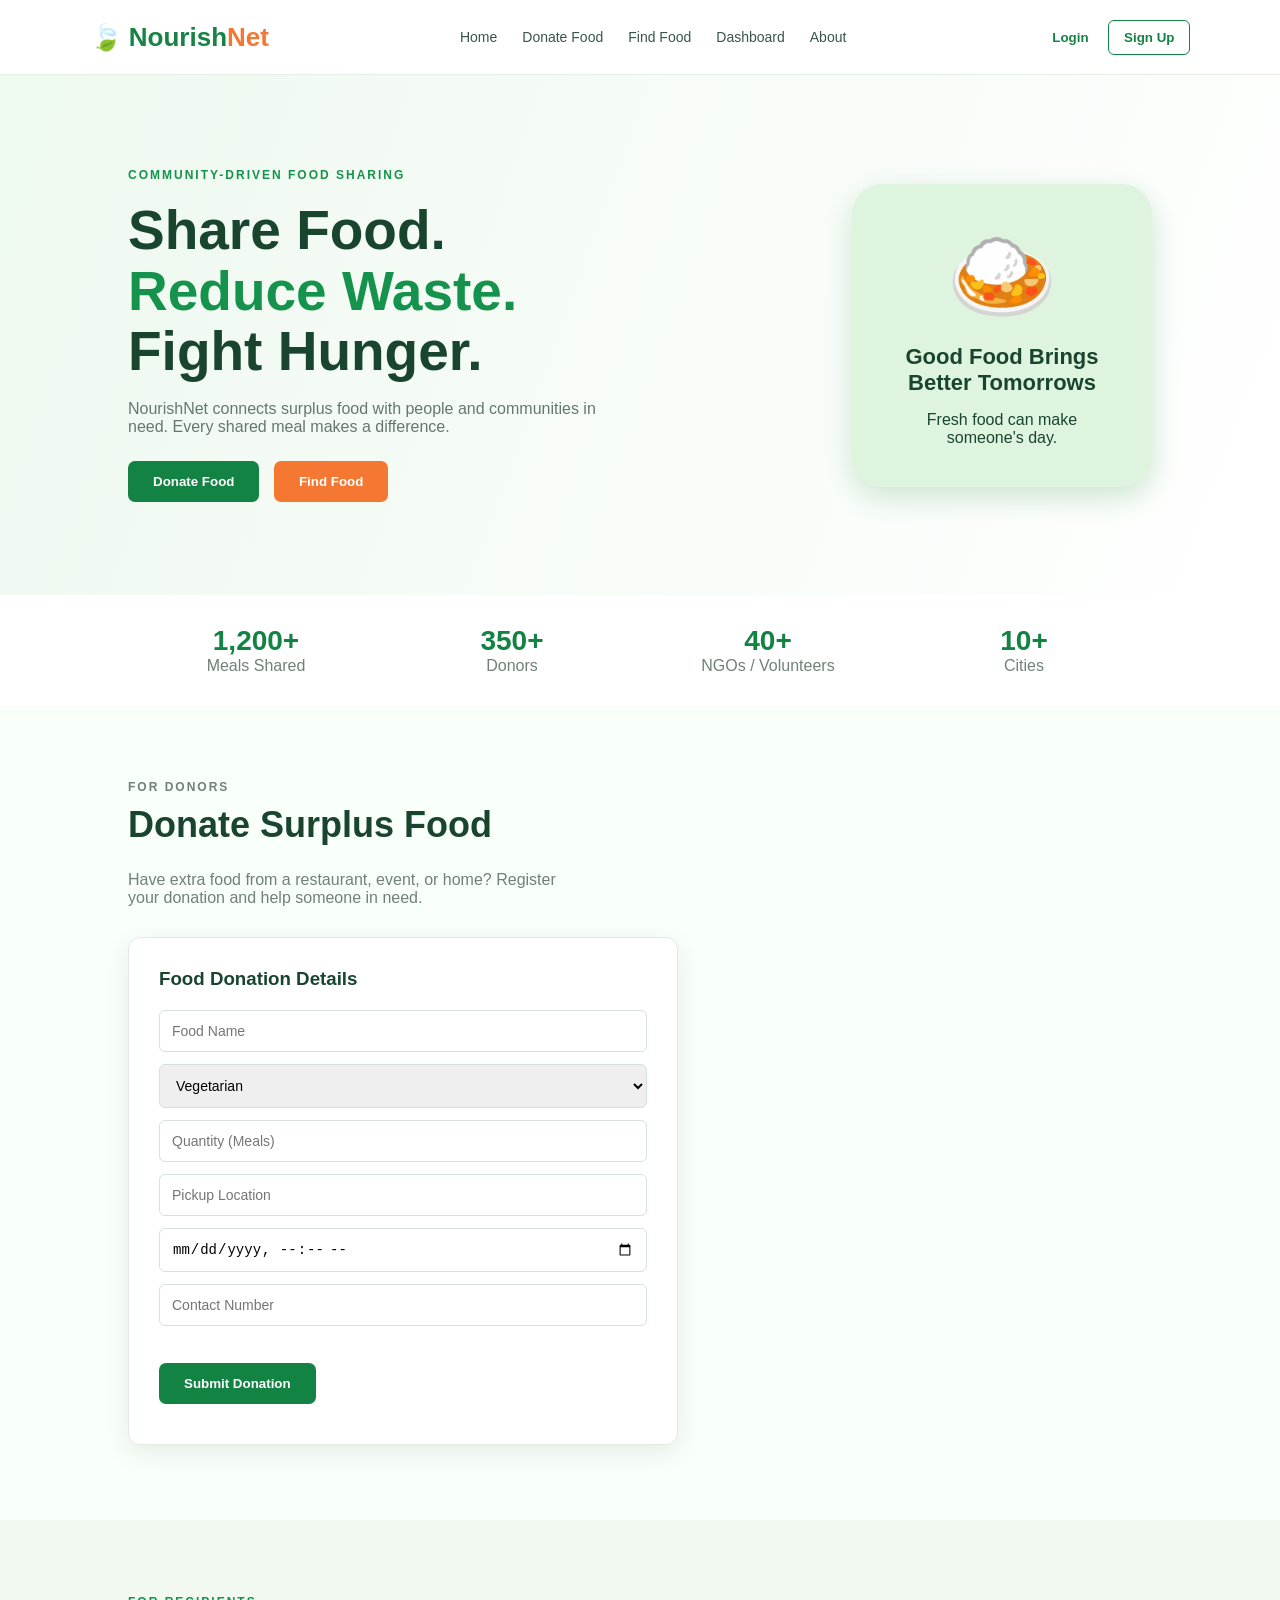
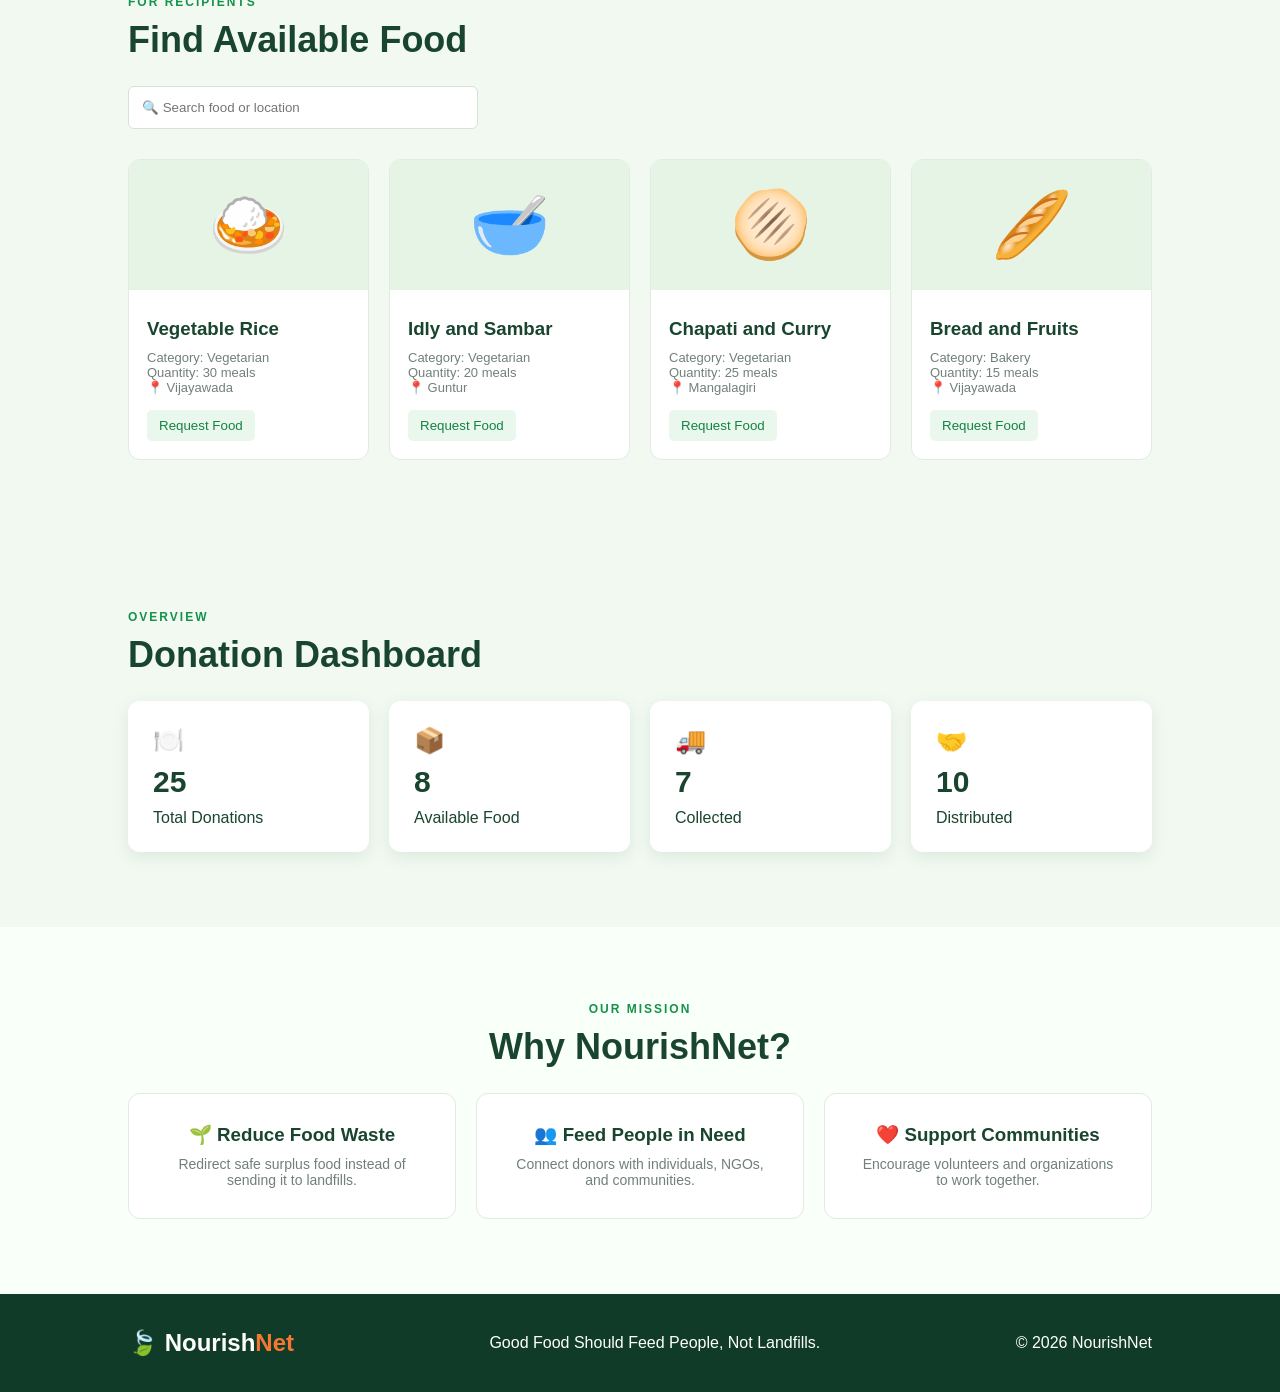
<file: index.html>
<!DOCTYPE html>
<html lang="en">
<head>
    <meta charset="UTF-8">
    <meta name="viewport" content="width=device-width, initial-scale=1.0">
    <title>NourishNet - Surplus Food Redistribution</title>
    <link rel="stylesheet" href="style.css">
</head>
<body>

    <!-- Navigation -->
    <header>
        <nav class="navbar">
            <h2 class="logo">🍃 Nourish<span>Net</span></h2>

            <ul>
                <li><a href="#home">Home</a></li>
                <li><a href="#donate">Donate Food</a></li>
                <li><a href="#find">Find Food</a></li>
                <li><a href="#dashboard">Dashboard</a></li>
                <li><a href="#about">About</a></li>
            </ul>

            <div>
                <button class="login-btn" onclick="openLogin()">Login</button>
                <button class="signup-btn" onclick="openSignup()">Sign Up</button>
            </div>
        </nav>
    </header>

    <!-- Hero Section -->
    <section id="home" class="hero">
        <div class="hero-content">
            <p class="tagline">COMMUNITY-DRIVEN FOOD SHARING</p>

            <h1>Share Food.<br>
                <span>Reduce Waste.</span><br>
                Fight Hunger.
            </h1>

            <p class="description">
                NourishNet connects surplus food with people and communities in need.
                Every shared meal makes a difference.
            </p>

            <button class="primary-btn" onclick="scrollToDonate()">Donate Food</button>
            <button class="secondary-btn" onclick="scrollToFind()">Find Food</button>
        </div>

        <div class="hero-image">
            <div class="food-circle">🍛</div>
            <h3>Good Food Brings<br>Better Tomorrows</h3>
            <p>Fresh food can make someone's day.</p>
        </div>
    </section>

    <!-- Statistics -->
    <section class="stats">
        <div>
            <h2 id="meals">1,200+</h2>
            <p>Meals Shared</p>
        </div>

        <div>
            <h2 id="donors">350+</h2>
            <p>Donors</p>
        </div>

        <div>
            <h2>40+</h2>
            <p>NGOs / Volunteers</p>
        </div>

        <div>
            <h2>10+</h2>
            <p>Cities</p>
        </div>
    </section>

    <!-- Donate Food -->
    <section id="donate" class="section">
        <div class="section-heading">
            <p class="tagline">FOR DONORS</p>
            <h2>Donate Surplus Food</h2>
            <p>
                Have extra food from a restaurant, event, or home?
                Register your donation and help someone in need.
            </p>
        </div>

        <form id="donationForm" class="form-box">
            <h3>Food Donation Details</h3>

            <input type="text" id="foodName" placeholder="Food Name" required>

            <select id="category">
                <option>Vegetarian</option>
                <option>Non-Vegetarian</option>
                <option>Vegan</option>
                <option>Bakery</option>
                <option>Fruits</option>
            </select>

            <input type="number" id="quantity" placeholder="Quantity (Meals)" required>

            <input type="text" id="location" placeholder="Pickup Location" required>

            <input type="datetime-local" id="date" required>

            <input type="tel" id="phone" placeholder="Contact Number" required>

            <button type="submit" class="primary-btn">Submit Donation</button>

            <p id="message"></p>
        </form>
    </section>

    <!-- Find Food -->
    <section id="find" class="section find-section">
        <p class="tagline">FOR RECIPIENTS</p>
        <h2>Find Available Food</h2>

        <input type="text" id="searchFood" class="search-box"
               placeholder="🔍 Search food or location">

        <div id="foodList" class="food-grid"></div>
    </section>

    <!-- Dashboard -->
    <section id="dashboard" class="section dashboard">
        <p class="tagline">OVERVIEW</p>
        <h2>Donation Dashboard</h2>

        <div class="dashboard-grid">
            <div class="dashboard-card">
                <h3>🍽️</h3>
                <h2 id="totalDonations">25</h2>
                <p>Total Donations</p>
            </div>

            <div class="dashboard-card">
                <h3>📦</h3>
                <h2 id="availableFood">8</h2>
                <p>Available Food</p>
            </div>

            <div class="dashboard-card">
                <h3>🚚</h3>
                <h2>7</h2>
                <p>Collected</p>
            </div>

            <div class="dashboard-card">
                <h3>🤝</h3>
                <h2>10</h2>
                <p>Distributed</p>
            </div>
        </div>
    </section>

    <!-- About -->
    <section id="about" class="section about">
        <p class="tagline">OUR MISSION</p>
        <h2>Why NourishNet?</h2>

        <div class="about-grid">
            <div>
                <h3>🌱 Reduce Food Waste</h3>
                <p>Redirect safe surplus food instead of sending it to landfills.</p>
            </div>

            <div>
                <h3>👥 Feed People in Need</h3>
                <p>Connect donors with individuals, NGOs, and communities.</p>
            </div>

            <div>
                <h3>❤️ Support Communities</h3>
                <p>Encourage volunteers and organizations to work together.</p>
            </div>
        </div>
    </section>

    <!-- Footer -->
    <footer>
        <h2>🍃 Nourish<span>Net</span></h2>
        <p>Good Food Should Feed People, Not Landfills.</p>
        <p>© 2026 NourishNet</p>
    </footer>

    <!-- Login Modal -->
    <div id="loginModal" class="modal">
        <div class="modal-content">
            <span onclick="closeLogin()" class="close">&times;</span>
            <h2>Login</h2>
            <input type="email" placeholder="Email">
            <input type="password" placeholder="Password">
            <button class="primary-btn" onclick="login()">Login</button>
        </div>
    </div>

    <!-- Signup Modal -->
    <div id="signupModal" class="modal">
        <div class="modal-content">
            <span onclick="closeSignup()" class="close">&times;</span>
            <h2>Create Account</h2>
            <input type="text" placeholder="Full Name">
            <input type="email" placeholder="Email">
            <input type="password" placeholder="Password">
            <button class="primary-btn" onclick="signup()">Sign Up</button>
        </div>
    </div>

    <script src="script.js"></script>
</body>
</html>
</file>
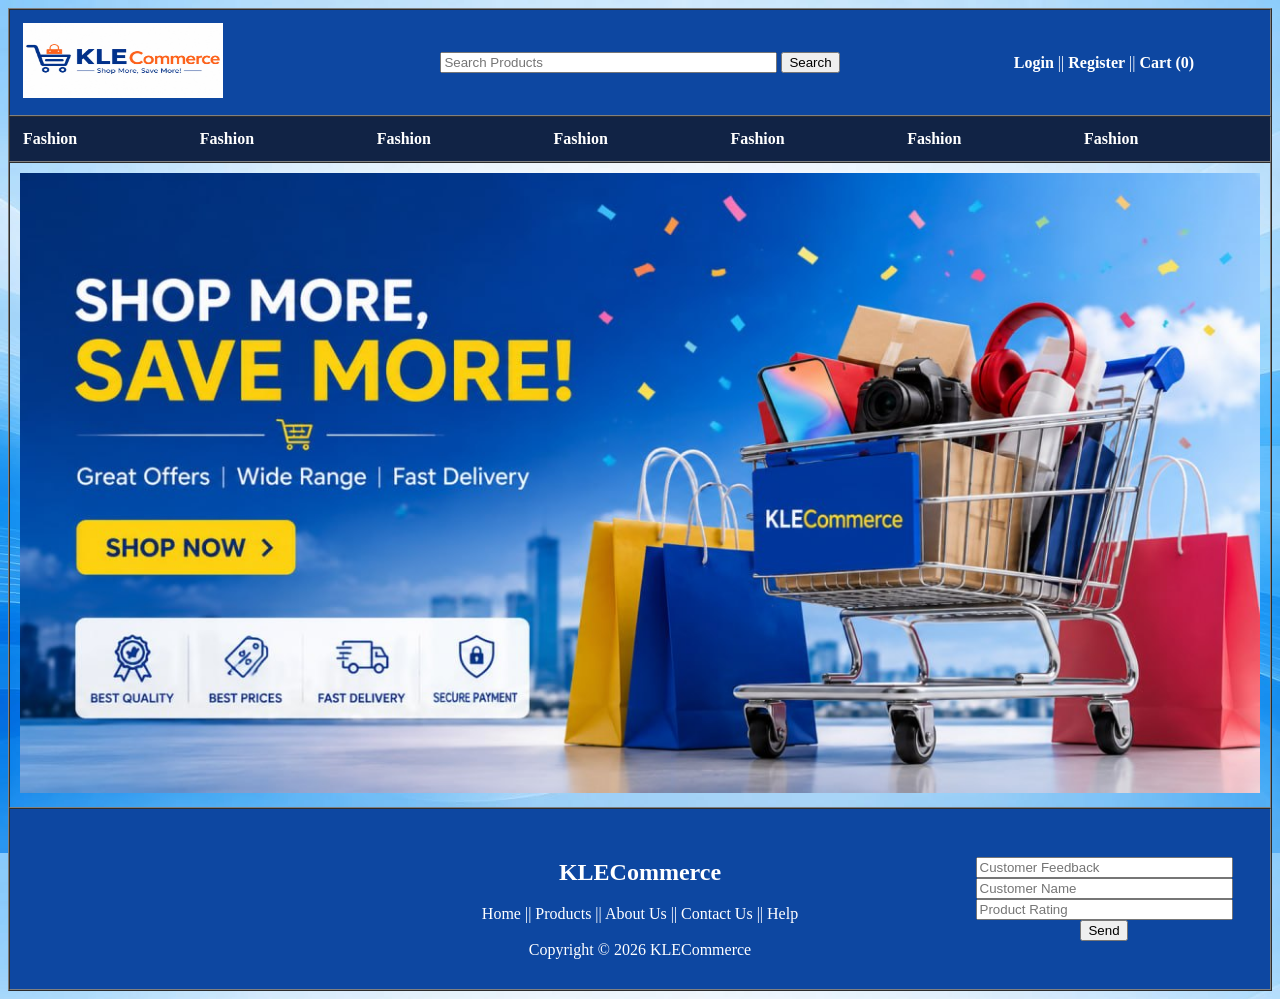
<file: ecomerrececold.html>
<!DOCTYPE html>
<html lang="en">
<head>
     <meta charset="UTF-8">
     <meta name="viewport" content="width=device-width, initial-scale=1.0">
     <title>ECommerce</title>
</head>
<body background="IMAGES FOLDER/background.jpg">
<table border="1" width="100%" cellpadding="10" cellspacing="0">
     <tr bgcolor="#0D47A1">
          <!--HEADER -->
     <td colspan="4">
     <table width="100%">
          <tr>
               <td width="25%">
                    <img src="IMAGES FOLDER/logo.jpg" width="200" height="75">
               </td>
               <td width="50%" align="center">
                    <input type="text" size="40" placeholder="Search Products">
                    <input type="submit" value="Search">
                </td>
               <td width="25%" align="center">
                    <font color="white">
                            <b>Login</b> ||
                            <b>Register</b> ||
                            <b>Cart (0)</b>
                    </font>
               </td>

          </tr>



     </table>

     </tr>
        <tr bgcolor="#112345" align="centre">
          <!--CATEGORIES -->
          <td colspan="4">
            <table width="100%" border="0">
            <tr align="centre">
                <td><font color="white"><b>Fashion</b></font></td>
                <td><font color="white"><b>Fashion</b></font></td>
                <td><font color="white"><b>Fashion</b></font></td>
                <td><font color="white"><b>Fashion</b></font></td>
                <td><font color="white"><b>Fashion</b></font></td>
                <td><font color="white"><b>Fashion</b></font></td>
                <td><font color="white"><b>Fashion</b></font></td>

            </tr>
            </table>
          </td>






         </tr>
            <tr>
                <tr brcolor="#0dF8DC" align="centre">
                <!--BANNER -->
                <td colspan="4">
                    <img src="IMAGES FOLDER/photo_6305136841392328881_y.jpg"
                    width="100%"
                    height="270%"




                </td>










                </tr>
              

            </tr>
     <tr>
          <!--MOVING OFFERS -->

     </tr>



     <tr>
          <!--FOOTER -->
<tr bgcolor="#0D47A1">
          <!--HEADER -->
     <td colspan="4">
     <table width="100%">
          <tr>
               <td width="25%">
                    <iframe src="https://www.google.com/maps/embed?pb=!1m18!1m12!1m3!1d3826.6631459528603!2d80.62001431044068!3d16.441925684227346!2m3!1f0!2f0!3f0!3m2!1i1024!2i768!4f13.1!3m3!1m2!1s0x3a35f0a2a7d81943%3A0x8ba5d78f65df94b8!2sKL%20University!5e0!3m2!1sen!2sin!4v1785913650294!5m2!1sen!2sin" width="300" height="150" style="border:0;" allowfullscreen="" loading="lazy" referrerpolicy="strict-origin-when-cross-origin"></iframe>
               </td>
               <td width="50%" align="center">
                    <font color="white">
                            <h2>KLECommerce</h2>
                            
                            Home ||
                         Products ||
                         About Us ||
                         Contact Us ||
                              Help

                <br><br>

                Copyright © 2026 KLECommerce

                            
                    </font>
                    
                </td>
               <td width="25%" align="center">
                   <input type="text" size="30" placeholder="Customer Feedback">
                   <input type="text" size="30" placeholder="Customer Name">
                   <input type="text" size="30" placeholder="Product Rating">
                   <br> 
                   <input type="submit" value="Send">
               </td>

          </tr>

          

     </table>





     </tr>



     </tr>



</table>

     
</body>
</html>
</file>
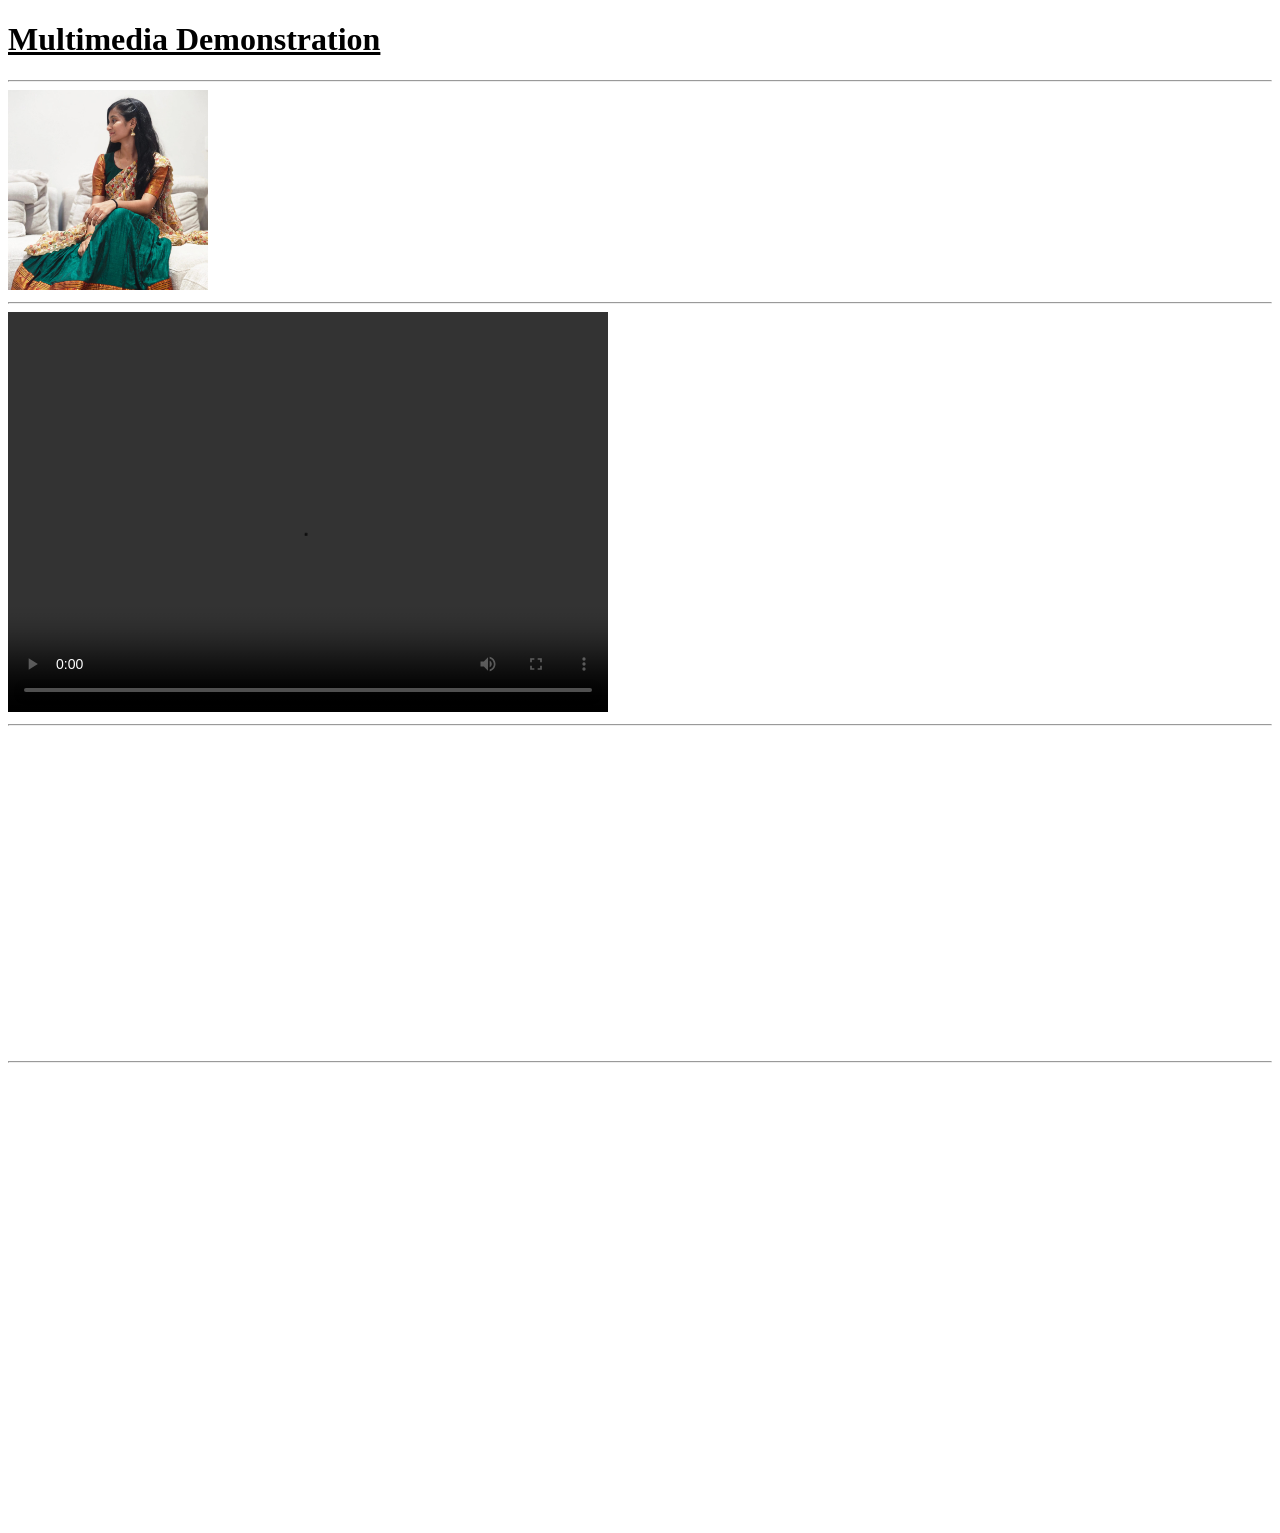
<file: multimedia.html>
<!DOCTYPE html>
<html lang="en">
<head>
    <meta charset="UTF-8">
    <meta name="viewport" content="width=device-width, initial-scale=1.0">
    <title> Multimediademo</title>
</head>
<body>
    <h1> <u> <centre> Multimedia Demonstration</centre></u></h1>
    <hr>
    <img src="IMAGES FOLDER/PP1.jpg" alt="missing photo" width="200" height="200">
    <hr>
    <video width="600" height="400" controls>
    <source src="VIDEOS/nature video.mp4" type="video/mp4">
    </video>
    <hr>
    <iframe width="560" height="315" src="https://www.youtube.com/embed/4_Mk21hBObk?si=qyaEFEYxOX57TmDG" title="YouTube video player" frameborder="0" allow="accelerometer; autoplay; clipboard-write; encrypted-media; gyroscope; picture-in-picture; web-share" referrerpolicy="strict-origin-when-cross-origin" allowfullscreen></iframe>
    <hr>
    <iframe src="https://www.google.com/maps/embed?pb=!1m18!1m12!1m3!1d3826.6631459515697!2d80.62001967399807!3d16.441925684292855!2m3!1f0!2f0!3f0!3m2!1i1024!2i768!4f13.1!3m3!1m2!1s0x3a35f0a2a7d81943%3A0x8ba5d78f65df94b8!2sKL%20University!5e0!3m2!1sen!2sin!4v1785559652806!5m2!1sen!2sin" width="600" height="450" style="border:0;" allowfullscreen="" loading="lazy" referrerpolicy="strict-origin-when-cross-origin"></iframe>
    
</body>
</html>
</file>
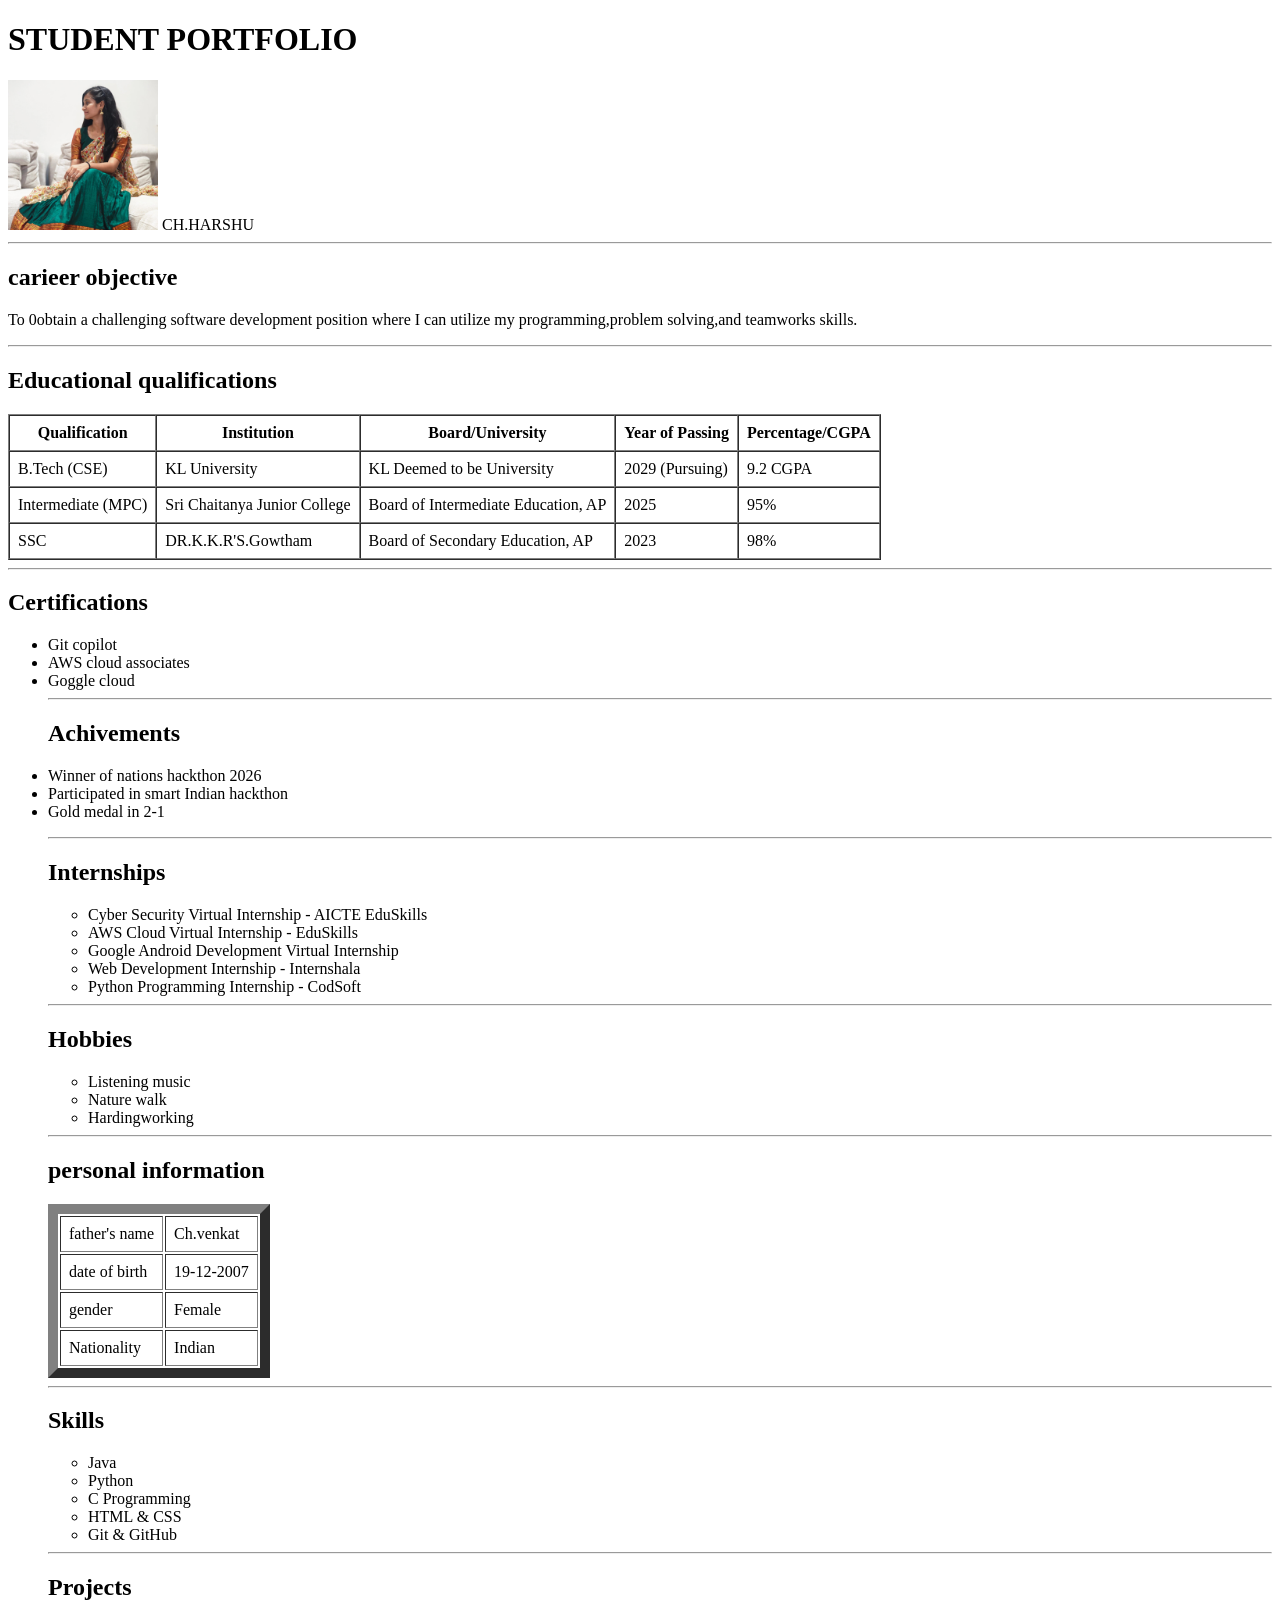
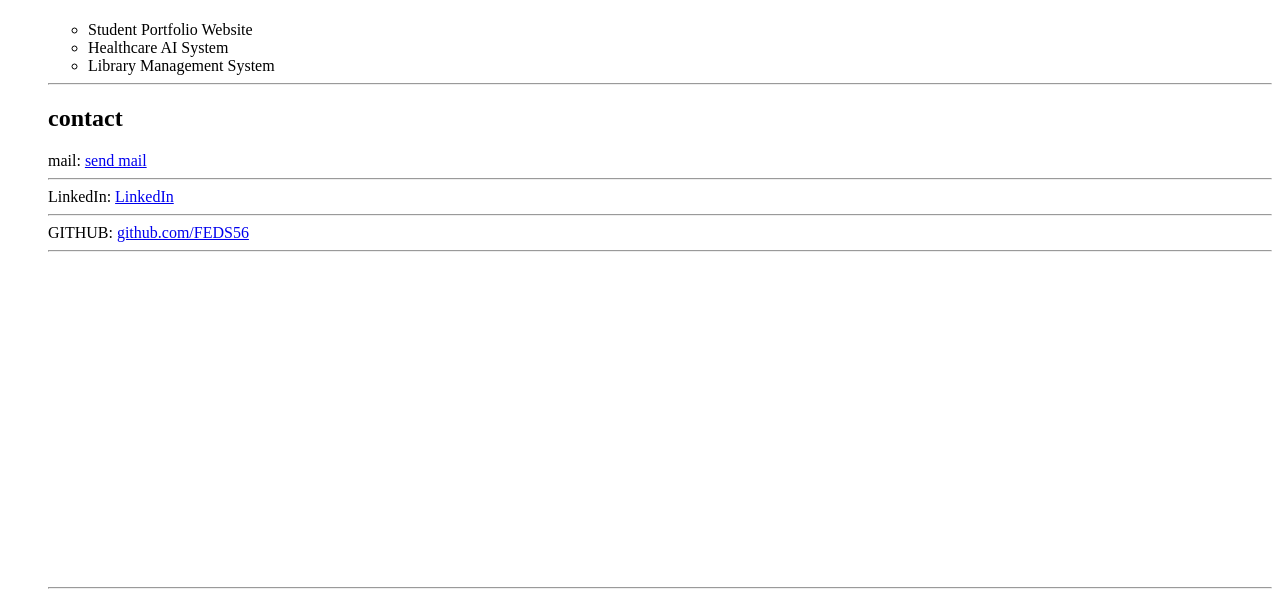
<file: Student profolio v1.html>
<!DOCTYPE html>
<html>
     <head>
      <title> student portfolio</title>
     </head>

      <body>
        <h1> STUDENT PORTFOLIO </h1>
       <img src="IMAGES FOLDER/PP1.jpg" alt="photo" width="150" height="150"
       
        <hr2> CH.HARSHU</hr2>
        <hr>
         <h2> carieer objective </h2>
         <p> 
            To 0obtain  a challenging software development position where I can utilize my programming,problem solving,and teamworks skills.
         </p>
         <hr>
          <h2> Educational qualifications </h2>
          <table border="1" cellpadding="8" cellspacing="0">
    <tr>
        <th>Qualification</th>
        <th>Institution</th>
        <th>Board/University</th>
        <th>Year of Passing</th>
        <th>Percentage/CGPA</th>
    </tr>

    <tr>
        <td>B.Tech (CSE)</td>
        <td>KL University</td>
        <td>KL Deemed to be University</td>
        <td>2029 (Pursuing)</td>
        <td>9.2 CGPA</td>
    </tr>

    <tr>
        <td>Intermediate (MPC)</td>
        <td>Sri Chaitanya Junior College</td>
        <td>Board of Intermediate Education, AP</td>
        <td>2025</td>
        <td>95%</td>
    </tr>

    <tr>
        <td>SSC</td>
        <td> DR.K.K.R'S.Gowtham</td>
        <td>Board of Secondary Education, AP</td>
        <td>2023</td>
        <td>98%</td>
    </tr>
</table>
<hr>
           <h2> Certifications </h2>
          <ul>
            <li> Git copilot</li>
            <li> AWS cloud associates</li>
            <li> Goggle cloud</li>
            <hr>
           <h2> Achivements</h2>
         <p>
            <li> Winner of nations hackthon 2026</li>
            <li> Participated in smart Indian hackthon</li>
            <li> Gold medal in 2-1</li>
         </p>
           <hr>
           

<h2>Internships</h2>
<ul>
    <li>Cyber Security Virtual Internship - AICTE EduSkills</li>
    <li>AWS Cloud Virtual Internship - EduSkills</li>
    <li>Google Android Development Virtual Internship</li>
    <li>Web Development Internship - Internshala</li>
    <li>Python Programming Internship - CodSoft</li>
</ul>
<hr>
           <h2> Hobbies </h2>
          <ul>
            <li> Listening music</li>
            <li> Nature walk</li>
            <li> Hardingworking</li>
          </ul>
           <hr>
           <h2> personal information</h2>
         <table border="10" cellpadding="8">
            <tr>
         <td> father's name</td>
         <td>Ch.venkat</td>
            </tr>
            <tr> 
               <td>date of birth</td>
               <td>19-12-2007</td>
            </tr>
            <tr>
               <td> gender</td>
               <td> Female</td>
            </tr>
           <tr>
            <td> Nationality</td>
            <td>Indian</td>
           </tr>
          </table>

            <hr>
       <h2>Skills</h2>
       <ul>
       <li>Java</li>
       <li>Python</li>
       <li>C Programming</li>
       <li>HTML & CSS</li>
       <li>Git & GitHub</li>
       </ul>
           <hr>
       <h2>Projects</h2>
   <ul>
    <li>Student Portfolio Website</li>
    <li>Healthcare AI System</li>
    <li>Library Management System</li>
   </ul>
           <hr>

           <h2> contact </h2>
           mail:
           <a href="mailto:2500031422@kkluniversity.in" target="_blank">
            send mail
           </a>
           <hr>
           LinkedIn:
           <a href="https://LinkedIn.com" target="_blank">
            LinkedIn
           </a>
           <hr>
           GITHUB: 
           <a href="https://github.com" target="_blank">
            github.com/FEDS56
           </a>
           <hr>
           <iframe width="560" height="315" src="https://www.youtube.com/embed/WLuDTQgKec4?si=QPnIxNen4w-uSVP5" title="YouTube video player" frameborder="0" allow="accelerometer; autoplay; clipboard-write; encrypted-media; gyroscope; picture-in-picture; web-share" referrerpolicy="strict-origin-when-cross-origin" allowfullscreen></iframe>
           <hr>
        
      </body>
</html>
</file>
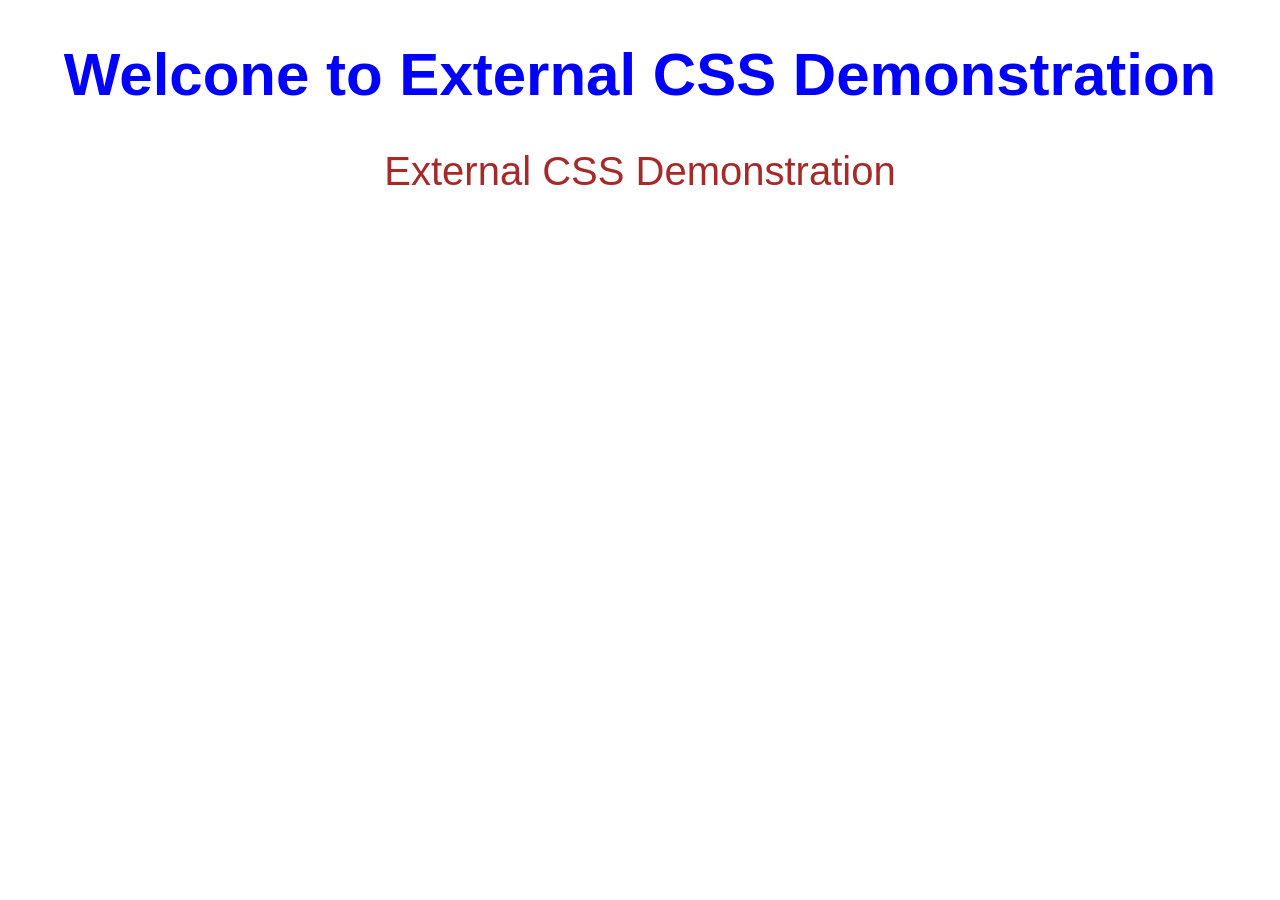
<file: css/externalcss.html>
<!DOCTYPE html>
<html lang="en">
<head>
    <meta charset="UTF-8">
    <meta name="viewport" content="width=device-width, initial-scale=1.0">
    <title>External CSS</title>

    <link rel="stylesheet" href="style.css">
</head>
<body>
    <h1> Welcone to External CSS Demonstration</h1>
    <p>External CSS Demonstration</p>
</body>
</html>
</file>
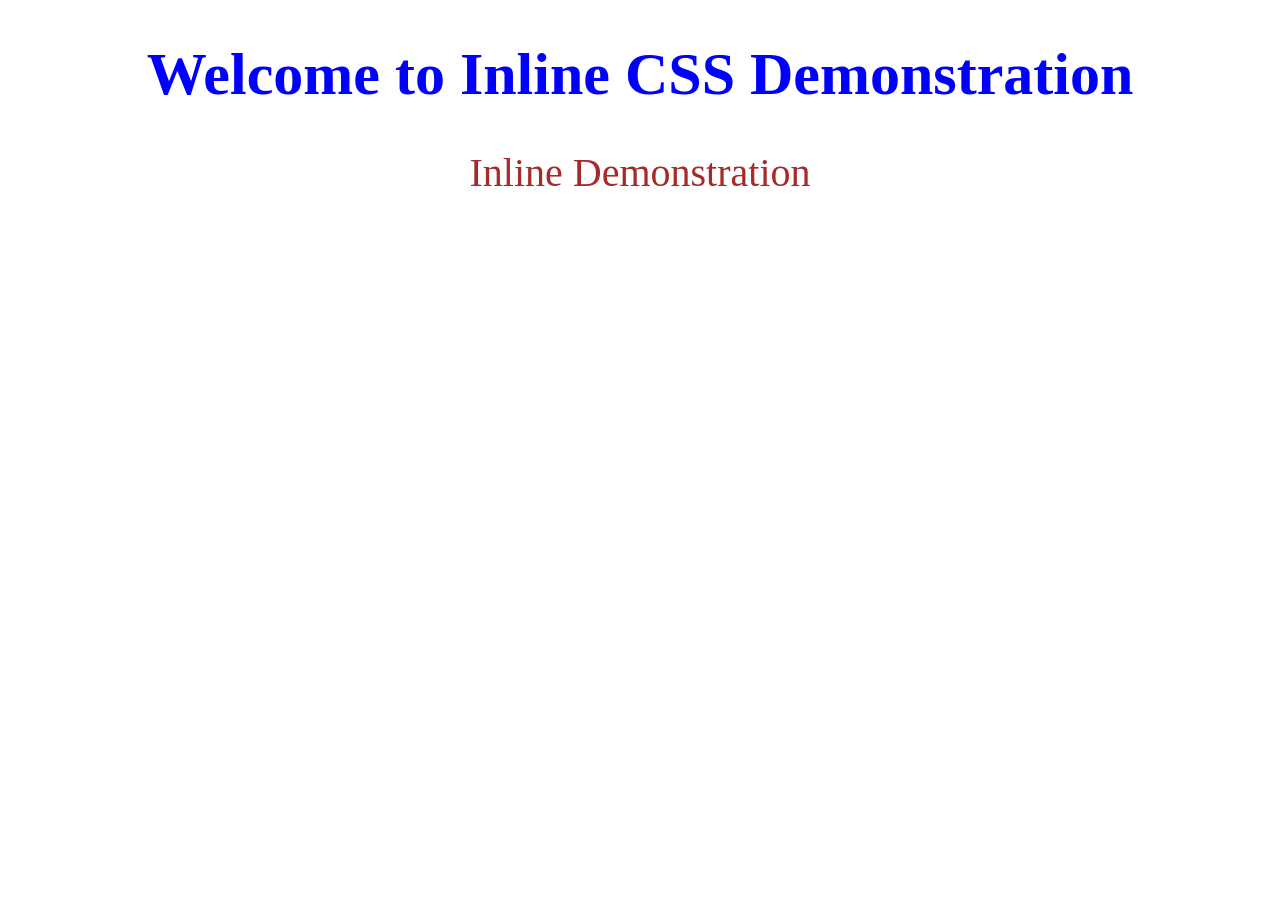
<file: css/inline.html>
<!DOCTYPE html>
<html lang="en">
<head>
    <meta charset="UTF-8">
    <meta name="viewport" content="width=device-width, initial-scale=1.0">
    <title>Inline CSS Demostration</title>
</head>
<body>
<h1  style="color: blue;font-size: 60px; text-align: center;">
   Welcome to Inline CSS Demonstration
</h1>
     <p style="color: brown; font-size: 40px; text-align: center;">
        Inline Demonstration
     </p>
    

</body>
</html>
</file>
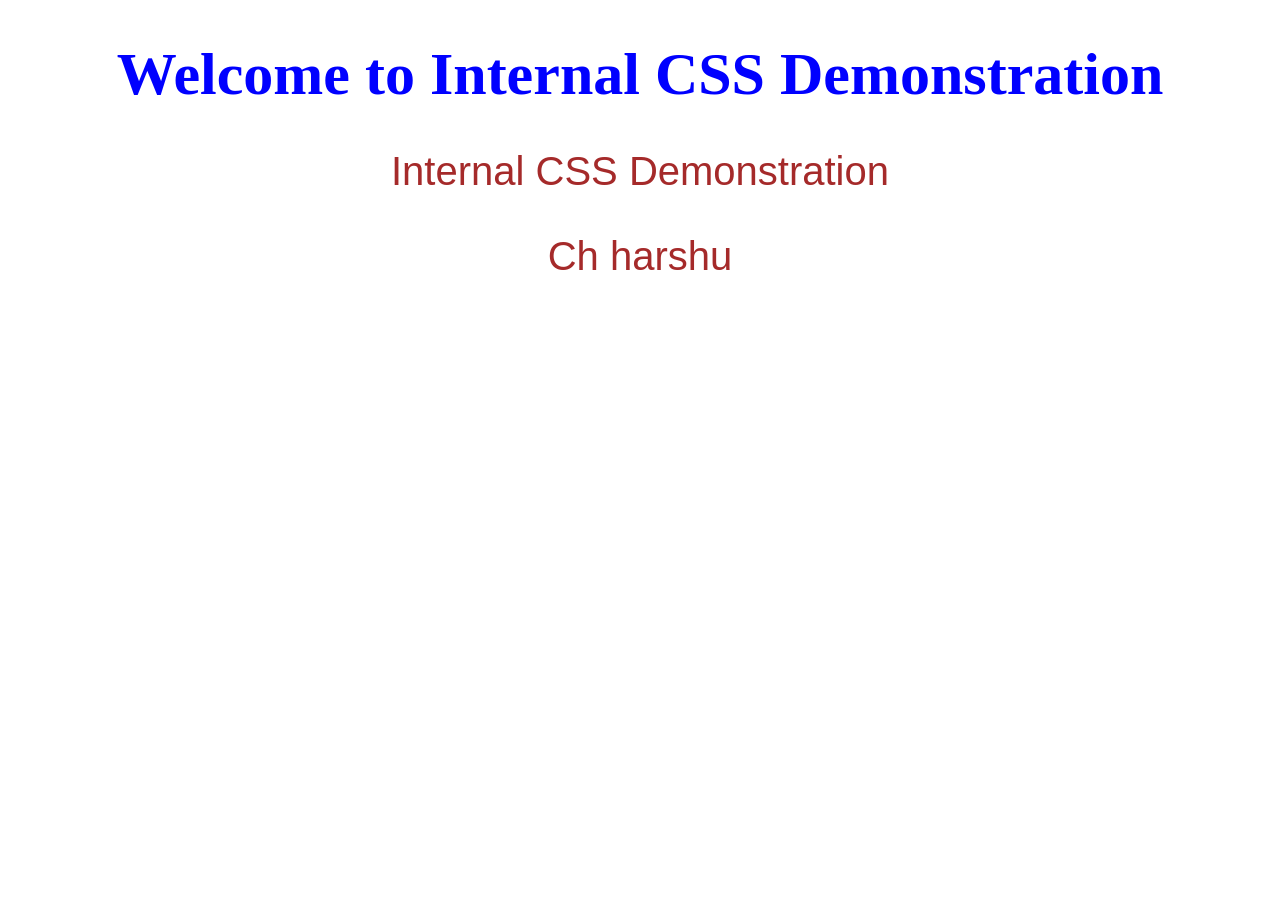
<file: css/internalcss.html>
<!DOCTYPE html>
<html lang="en">
<head>
    <meta charset="UTF-8">
    <meta name="viewport" content="width=device-width, initial-scale=1.0">
    <title>Internal CSS Demo</title>
    <style>
     h1 {
        color: blue;
        text-align: center;
        font-size: 60px;
     }
     p{
        color: brown;
        text-align: center;
        font-size: 40px;
        font-family: Arial, Helvetica, sans-serif;
     }

    </style>
</head>
<body>
       <h1>Welcome to Internal CSS Demonstration </h1>
      <p>Internal CSS Demonstration</p>
      <P>Ch harshu</P>
</body>
</html>
</file>
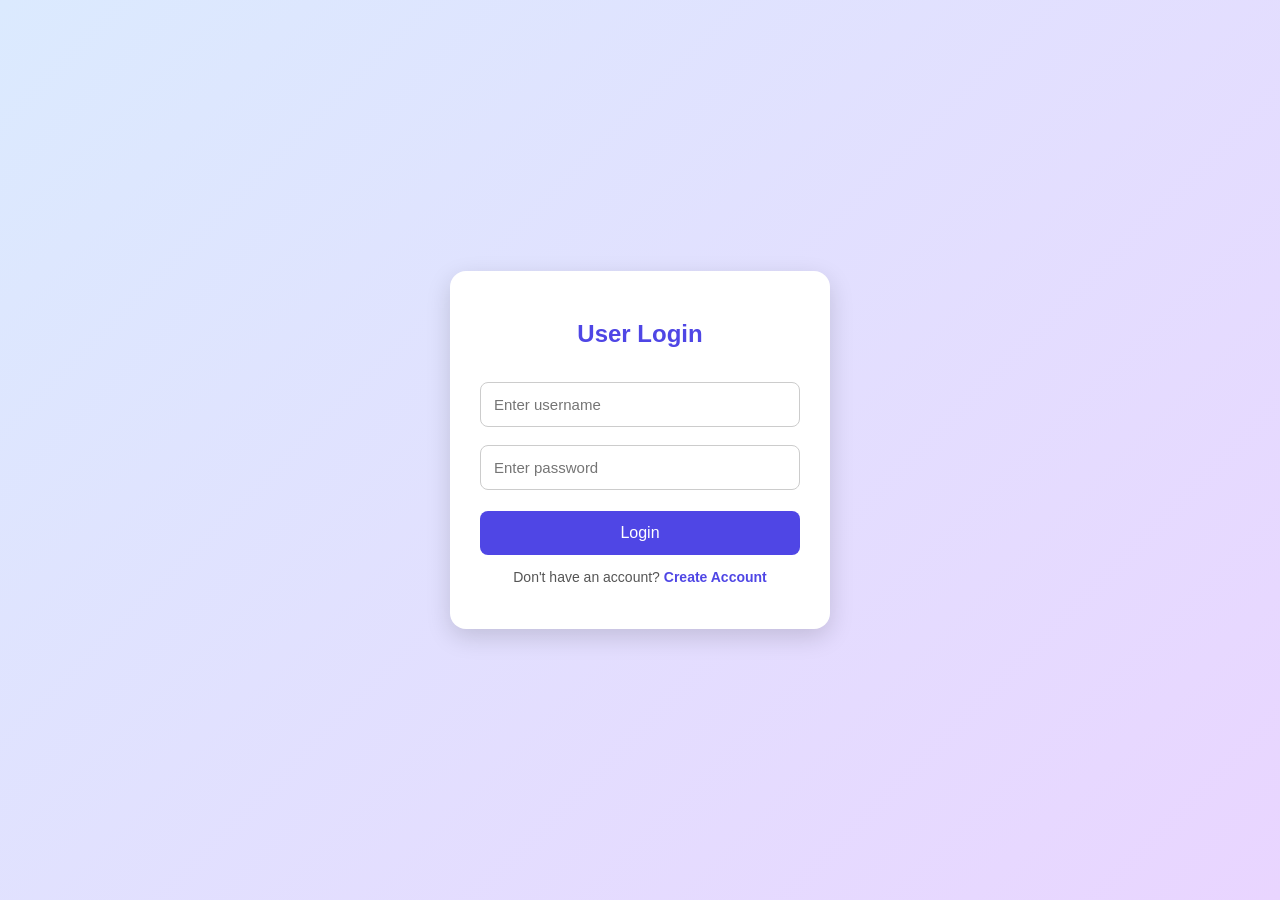
<file: lab exam login session management/dashboard.html>
<!DOCTYPE html>
<html lang="en">
<head>
    <meta charset="UTF-8">
    <meta name="viewport" content="width=device-width, initial-scale=1.0">
    <title>User Dashboard</title>
    <link rel="stylesheet" href="style.css">
</head>
<body>

    <div class="container">
        <h2>My Dashboard</h2>

        <div class="profile">
            <div class="avatar">👤</div>
            <h3 id="welcome"></h3>
            <p id="email"></p>
            <p>You have successfully logged in!</p>
        </div>

        <button id="logoutButton">Logout</button>
    </div>

    <script>
        const loggedUser = sessionStorage.getItem("loggedUser");

        if (!loggedUser) {
            window.location.replace("login.html");
        } else {
            try {
                const user = JSON.parse(loggedUser);

                if (!user.username || !user.email) {
                    throw new Error("Invalid session");
                }

                document.getElementById("welcome").textContent =
                    "Welcome, " + user.username + "!";

                document.getElementById("email").textContent =
                    user.email;
            } catch (error) {
                sessionStorage.removeItem("loggedUser");
                window.location.replace("login.html");
            }
        }

        document.getElementById("logoutButton").onclick = function() {
            sessionStorage.removeItem("loggedUser");
            window.location.replace("login.html");
        };
    </script>

</body>
</html>
</file>
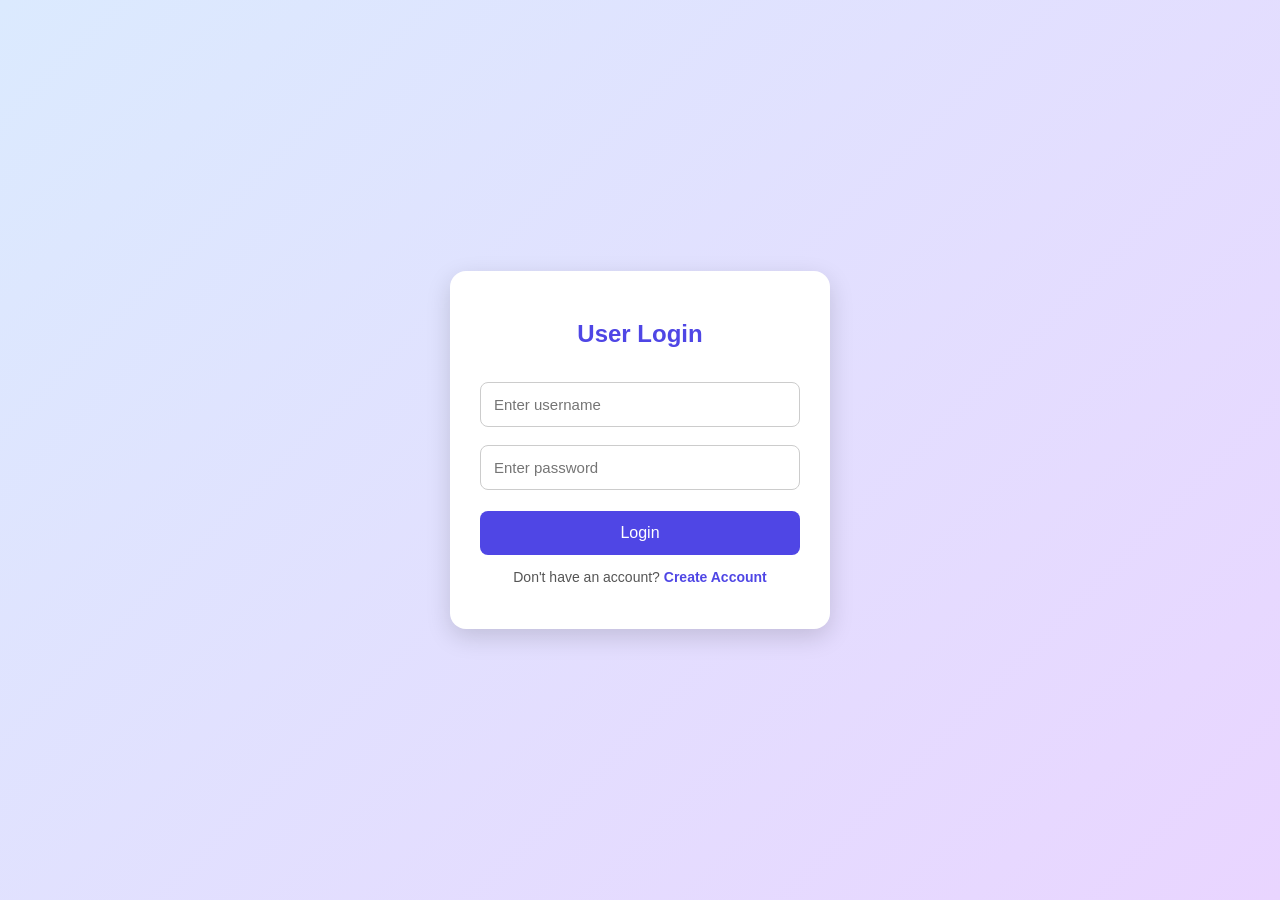
<file: lab exam login session management/login.html>
<!DOCTYPE html>
<html lang="en">
<head>
    <meta charset="UTF-8">
    <meta name="viewport" content="width=device-width, initial-scale=1.0">
    <title>User Login</title>
    <link rel="stylesheet" href="style.css">
</head>
<body>

    <div class="container" id="loginBox">
        <h2>User Login</h2>

        <form id="loginForm">
            <input type="text" id="loginUsername"
                   placeholder="Enter username" required>

            <input type="password" id="loginPassword"
                   placeholder="Enter password" required>

            <button type="submit">Login</button>
        </form>

        <p id="loginMessage"></p>

        <p>Don't have an account?
            <a href="#" id="showSignup">Create Account</a>
        </p>
    </div>

    <div class="container hidden" id="signupBox">
        <h2>Create Account</h2>

        <form id="signupForm">
            <input type="text" id="signupUsername"
                   placeholder="Enter username" required>

            <input type="email" id="signupEmail"
                   placeholder="Enter email" required>

            <input type="password" id="signupPassword"
                   placeholder="Create password"
                   minlength="4" required>

            <button type="submit">Create Account</button>
        </form>

        <p id="signupMessage"></p>

        <p>Already have an account?
            <a href="#" id="showLogin">Login</a>
        </p>
    </div>

    <script>
        // Redirect if already logged in
        if (sessionStorage.getItem("loggedUser")) {
            window.location.replace("dashboard.html");
        }

        const loginBox = document.getElementById("loginBox");
        const signupBox = document.getElementById("signupBox");

        document.getElementById("showSignup").onclick = function(e) {
            e.preventDefault();
            loginBox.classList.add("hidden");
            signupBox.classList.remove("hidden");
        };

        document.getElementById("showLogin").onclick = function(e) {
            e.preventDefault();
            signupBox.classList.add("hidden");
            loginBox.classList.remove("hidden");
        };

        // Create account
        document.getElementById("signupForm")
        .addEventListener("submit", function(e) {
            e.preventDefault();

            const username = document.getElementById("signupUsername")
                .value.trim();
            const email = document.getElementById("signupEmail")
                .value.trim();
            const password = document.getElementById("signupPassword")
                .value;

            const users = JSON.parse(
                localStorage.getItem("users") || "[]"
            );

            const exists = users.some(user =>
                user.username.toLowerCase() === username.toLowerCase() ||
                user.email.toLowerCase() === email.toLowerCase()
            );

            const message = document.getElementById("signupMessage");

            if (exists) {
                message.style.color = "red";
                message.textContent =
                    "Username or email already exists!";
                return;
            }

            users.push({
                username: username,
                email: email,
                password: password
            });

            localStorage.setItem("users", JSON.stringify(users));

            message.style.color = "green";
            message.textContent =
                "Account created successfully! Please login.";

            document.getElementById("signupForm").reset();

            setTimeout(function() {
                message.textContent = "";
                signupBox.classList.add("hidden");
                loginBox.classList.remove("hidden");
            }, 1200);
        });

        // Login
        document.getElementById("loginForm")
        .addEventListener("submit", function(e) {
            e.preventDefault();

            const username = document.getElementById("loginUsername")
                .value.trim();
            const password = document.getElementById("loginPassword")
                .value;

            const users = JSON.parse(
                localStorage.getItem("users") || "[]"
            );

            const user = users.find(user =>
                user.username.toLowerCase() === username.toLowerCase() &&
                user.password === password
            );

            const message = document.getElementById("loginMessage");

            if (user) {
                sessionStorage.setItem("loggedUser", JSON.stringify({
                    username: user.username,
                    email: user.email
                }));

                window.location.href = "dashboard.html";
            } else {
                message.textContent =
                    "Invalid username or password!";
            }
        });
    </script>

</body>
</html>
</file>
<file: style.css>
* {
    margin: 0;
    padding: 0;
    box-sizing: border-box;
}

html {
    scroll-behavior: smooth;
}

body {
    font-family: Arial, sans-serif;
    color: #19452f;
    background: #f9fff9;
}

/* Navbar */
.navbar {
    height: 75px;
    display: flex;
    align-items: center;
    justify-content: space-between;
    padding: 0 7%;
    background: white;
    border-bottom: 1px solid #e5eee7;
    position: sticky;
    top: 0;
    z-index: 100;
}

.logo {
    color: #168344;
    font-size: 26px;
}

.logo span {
    color: #f47732;
}

.navbar ul {
    display: flex;
    gap: 25px;
    list-style: none;
}

.navbar ul li a {
    text-decoration: none;
    color: #38564a;
    font-size: 14px;
}

.login-btn,
.signup-btn {
    padding: 9px 15px;
    border-radius: 6px;
    cursor: pointer;
    font-weight: bold;
}

.login-btn {
    border: none;
    background: transparent;
    color: #138344;
}

.signup-btn {
    border: 1px solid #138344;
    background: white;
    color: #138344;
}

/* Hero */
.hero {
    min-height: 520px;
    padding: 80px 10%;
    display: flex;
    justify-content: space-between;
    align-items: center;
    background: linear-gradient(110deg, #eef9ef, #ffffff);
}

.hero-content {
    max-width: 600px;
}

.tagline {
    color: #15924c;
    font-size: 12px;
    letter-spacing: 2px;
    font-weight: bold;
}

.hero h1 {
    font-size: 55px;
    line-height: 1.1;
    margin: 18px 0;
}

.hero h1 span {
    color: #15924c;
}

.description {
    color: #65786d;
    font-size: 16px;
    max-width: 500px;
}

.primary-btn,
.secondary-btn {
    border: none;
    padding: 13px 25px;
    border-radius: 7px;
    font-weight: bold;
    cursor: pointer;
    margin-top: 25px;
}

.primary-btn {
    background: #138344;
    color: white;
}

.secondary-btn {
    background: #f47732;
    color: white;
    margin-left: 10px;
}

.hero-image {
    width: 300px;
    background: #dff4df;
    padding: 40px;
    border-radius: 30px;
    text-align: center;
    box-shadow: 0 10px 30px #cde5d1;
}

.food-circle {
    font-size: 90px;
}

.hero-image h3 {
    font-size: 22px;
    margin: 15px 0;
}

/* Statistics */
.stats {
    display: grid;
    grid-template-columns: repeat(4, 1fr);
    text-align: center;
    padding: 30px 10%;
    background: white;
}

.stats h2 {
    color: #138344;
    font-size: 28px;
}

.stats p {
    color: #718078;
}

/* Sections */
.section {
    padding: 75px 10%;
}

.section h2 {
    font-size: 36px;
    margin: 10px 0 25px;
}

.section-heading p {
    color: #718078;
    max-width: 450px;
}

/* Form */
.form-box {
    max-width: 550px;
    margin-top: 30px;
    padding: 30px;
    background: white;
    border: 1px solid #e0ebe3;
    border-radius: 12px;
    box-shadow: 0 8px 25px #e4eee6;
}

.form-box h3 {
    margin-bottom: 20px;
}

.form-box input,
.form-box select {
    width: 100%;
    padding: 12px;
    margin-bottom: 12px;
    border: 1px solid #d7e2da;
    border-radius: 6px;
    font-size: 14px;
}

#message {
    color: #138344;
    margin-top: 10px;
}

/* Find Food */
.find-section {
    background: #f1f9f1;
}

.search-box {
    width: 350px;
    padding: 13px;
    border: 1px solid #d7e2da;
    border-radius: 6px;
    margin-bottom: 30px;
}

.food-grid {
    display: grid;
    grid-template-columns: repeat(4, 1fr);
    gap: 20px;
}

.food-card {
    background: white;
    border-radius: 12px;
    overflow: hidden;
    border: 1px solid #e1ebe3;
}

.food-image {
    height: 130px;
    background: #e5f4e5;
    display: flex;
    align-items: center;
    justify-content: center;
    font-size: 65px;
}

.food-info {
    padding: 18px;
}

.food-info h3 {
    margin: 10px 0;
}

.food-info p {
    font-size: 13px;
    color: #718078;
}

.request-btn {
    margin-top: 15px;
    padding: 8px 12px;
    border: none;
    background: #eaf7ed;
    color: #138344;
    border-radius: 5px;
    cursor: pointer;
}

/* Dashboard */
.dashboard {
    background: #f1f9f1;
}

.dashboard-grid {
    display: grid;
    grid-template-columns: repeat(4, 1fr);
    gap: 20px;
}

.dashboard-card {
    background: white;
    padding: 25px;
    border-radius: 12px;
    box-shadow: 0 5px 15px #dce9df;
}

.dashboard-card h3 {
    font-size: 25px;
}

.dashboard-card h2 {
    font-size: 30px;
    margin: 10px 0;
}

/* About */
.about {
    text-align: center;
}

.about-grid {
    display: grid;
    grid-template-columns: repeat(3, 1fr);
    gap: 20px;
}

.about-grid div {
    background: white;
    padding: 30px;
    border: 1px solid #e1ebe3;
    border-radius: 12px;
}

.about-grid h3 {
    margin-bottom: 10px;
}

.about-grid p {
    color: #718078;
    font-size: 14px;
}

/* Footer */
footer {
    background: #103b28;
    color: white;
    padding: 35px 10%;
    display: flex;
    justify-content: space-between;
    align-items: center;
}

footer span {
    color: #f47732;
}

/* Modal */
.modal {
    display: none;
    position: fixed;
    inset: 0;
    background: rgba(0,0,0,0.6);
    justify-content: center;
    align-items: center;
    z-index: 200;
}

.modal-content {
    background: white;
    padding: 30px;
    border-radius: 12px;
    width: 350px;
    display: flex;
    flex-direction: column;
    gap: 15px;
    position: relative;
}

.modal-content input {
    padding: 12px;
    border: 1px solid #ddd;
    border-radius: 6px;
}

.close {
    position: absolute;
    right: 15px;
    top: 8px;
    font-size: 25px;
    cursor: pointer;
}

/* Responsive */
@media (max-width: 800px) {

    .navbar ul {
        display: none;
    }

    .hero {
        flex-direction: column;
        gap: 40px;
        text-align: center;
    }

    .hero h1 {
        font-size: 40px;
    }

    .stats,
    .dashboard-grid {
        grid-template-columns: repeat(2, 1fr);
    }

    .food-grid,
    .about-grid {
        grid-template-columns: repeat(2, 1fr);
    }

    footer {
        flex-direction: column;
        gap: 10px;
    }
}
</file>
<file: css/style.css>
h1 {
    color: blue;
    text-align: center;
    font-size: 60px;
    font-family: Arial, Helvetica, sans-serif;
}

p {
    color: brown;
    text-align: center;
    font-size: 40px;
    font-family: Arial, Helvetica, sans-serif;
}
</file>
<file: lab exam login session management/style.css>
* {
    box-sizing: border-box;
}

body {
    font-family: Arial, sans-serif;
    background: linear-gradient(135deg, #dbeafe, #e9d5ff);
    display: flex;
    justify-content: center;
    align-items: center;
    min-height: 100vh;
    margin: 0;
    padding: 20px;
}

.container {
    background: white;
    padding: 30px;
    width: 100%;
    max-width: 380px;
    text-align: center;
    border-radius: 16px;
    box-shadow: 0 8px 25px rgba(0, 0, 0, 0.15);
}

h2 {
    color: #4f46e5;
    margin-bottom: 25px;
}

h3 {
    color: #333333;
}

input {
    width: 100%;
    padding: 13px;
    margin: 9px 0;
    border: 1px solid #cccccc;
    border-radius: 8px;
    font-size: 15px;
    outline: none;
}

input:focus {
    border-color: #4f46e5;
    box-shadow: 0 0 5px #a5b4fc;
}

button {
    width: 100%;
    padding: 13px;
    margin-top: 12px;
    background: #4f46e5;
    color: white;
    border: none;
    border-radius: 8px;
    font-size: 16px;
    cursor: pointer;
}

button:hover {
    background: #3730a3;
}

a {
    color: #4f46e5;
    text-decoration: none;
    font-weight: bold;
}

a:hover {
    text-decoration: underline;
}

p {
    color: #555555;
    font-size: 14px;
}

#loginMessage,
#signupMessage {
    color: red;
    margin-top: 12px;
}

.hidden {
    display: none;
}

.profile {
    background: #f5f3ff;
    padding: 20px;
    border-radius: 12px;
    margin-bottom: 15px;
}

.avatar {
    font-size: 45px;
}
</file>
